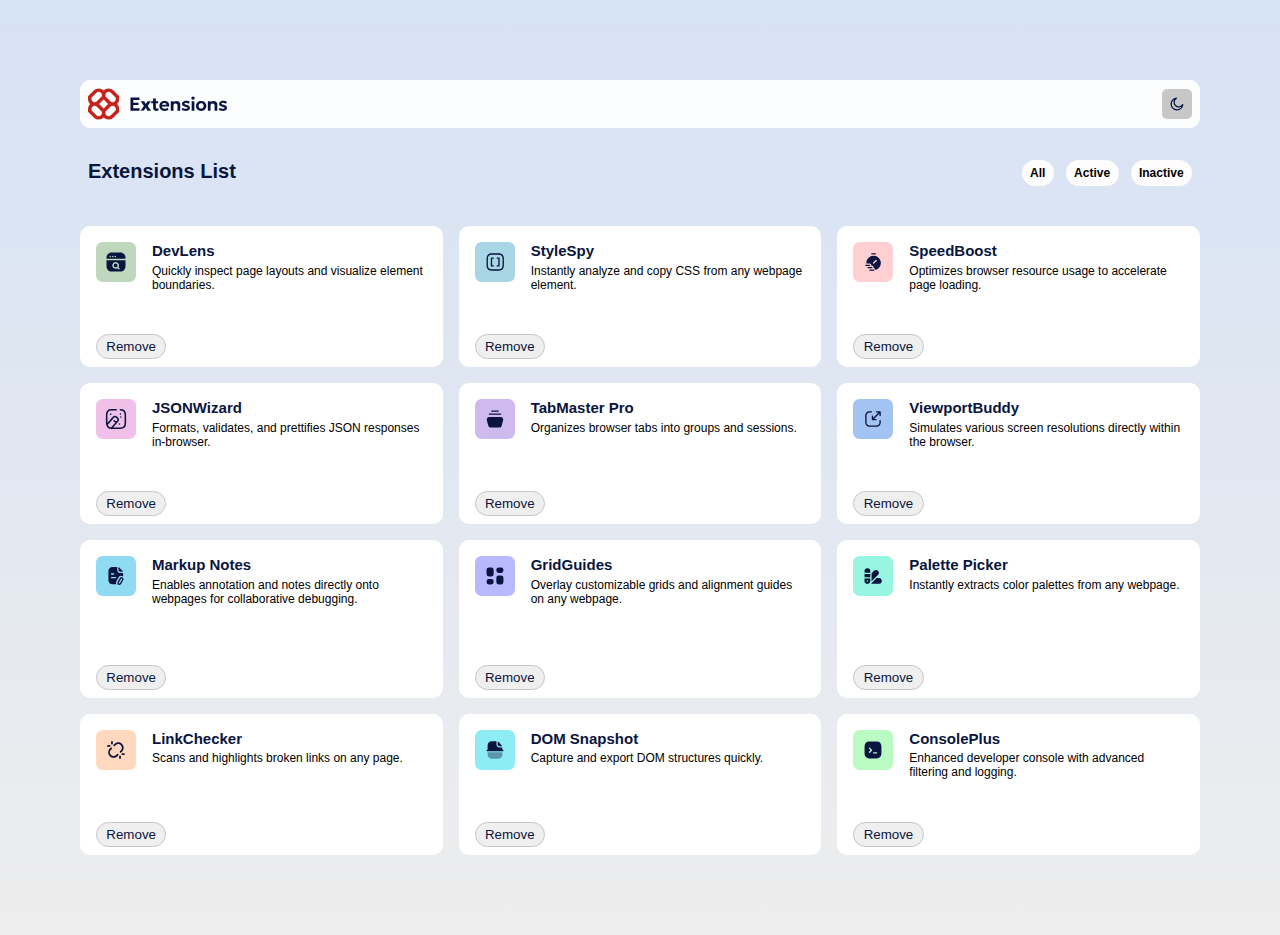
<file: index.html>
<!DOCTYPE html>
<html lang="en">
<head>
  <meta charset="UTF-8">
  <meta name="viewport" content="width=device-width, initial-scale=1.0"> <!-- displays site properly based on user's device -->

  <link rel="icon" type="image/png" sizes="32x32" href="favicon-32x32.png">
  <link rel="stylesheet" href="style.css">
  <link rel="stylesheet" href="media.css">
  <title>Frontend Mentor | Browser extensions manager UI</title>
</head>
<body>
<main>
  <!-- Extension Head -->
  <div class="extension_bar">
    <img src="logo.svg" alt="" class="extension" style="color: white;">
    <img src="icon-moon.svg" alt="" class="moon">
  </div>

  <!-- Extension Title -->
  <div class="extension_list">
    <h2>Extensions List</h2>
    <div class="btn">
      <button>All</button>
      <button>Active</button>
      <button>Inactive</button>
    </div>
  </div>

  <!-- The Extensions -->
  <div class="extensions_container">
    <div class="box1 boxes">
      <div class="cont">
        <div class="image"><img src="logo-devlens.svg" alt=""></div>
        <div class="content"><h4>DevLens</h4>
        <p> Quickly inspect page layouts and visualize element boundaries.</p></div>
      </div>
      <div class="rmb_btn">
       <button>Remove</button>
      </div>
  </div>

    <div class="box2 boxes">
       <div class="cont">
        <div class="image"><img src="logo-style-spy.svg" alt=""></div>
        <div class="content"><h4>StyleSpy</h4>
        <p>Instantly analyze and copy CSS from any webpage element.</p></div>
      </div>
      <div class="rmb_btn">
       <button>Remove</button>
      </div>
    </div>

    <div class="box3 boxes">
       <div class="cont">
        <div class="image"><img src="logo-speed-boost.svg" alt=""></div>
        <div class="content"><h4>SpeedBoost</h4>
        <p>Optimizes browser resource usage to accelerate page loading.</p></div>
      </div>
      <div class="rmb_btn">
       <button>Remove</button>
      </div>
    </div>

    <div class="box4 boxes">
       <div class="cont">
        <div class="image"><img src="logo-json-wizard.svg" alt=""></div>
        <div class="content"><h4>JSONWizard</h4>
        <p>Formats, validates, and prettifies JSON responses in-browser.</p></div>
      </div>
      <div class="rmb_btn">
       <button>Remove</button>
      </div>
    </div>

    <div class="box5 boxes">
       <div class="cont">
        <div class="image"><img src="logo-tab-master-pro.svg" alt=""></div>
        <div class="content"><h4>TabMaster Pro</h4>
        <p>Organizes browser tabs into groups and sessions.</p></div>
      </div>
      <div class="rmb_btn">
       <button>Remove</button>
      </div>
    </div>
    
    <div class="box6 boxes">
       <div class="cont">
        <div class="image"><img src="logo-viewport-buddy.svg" alt=""></div>
        <div class="content"><h4>ViewportBuddy</h4>
        <p>Simulates various screen resolutions directly within the browser.</p></div>
      </div>
      <div class="rmb_btn">
       <button>Remove</button>
      </div>
    </div>

    <div class="box7 boxes">
       <div class="cont">
        <div class="image"><img src="logo-markup-notes.svg" alt=""></div>
        <div class="content"><h4>Markup Notes</h4>
        <p>Enables annotation and notes directly onto webpages for collaborative debugging.</p></div>
      </div>
      <div class="rmb_btn">
       <button>Remove</button>
      </div>
    </div>

    <div class="box8 boxes">
       <div class="cont">
        <div class="image"><img src="logo-grid-guides.svg" alt=""></div>
        <div class="content"><h4>GridGuides</h4>
        <p>Overlay customizable grids and alignment guides on any webpage.</p></div>
      </div>
      <div class="rmb_btn">
       <button>Remove</button>
      </div>
    </div>

    <div class="box9 boxes">
       <div class="cont">
        <div class="image"><img src="logo-palette-picker.svg" alt=""></div>
        <div class="content"><h4>Palette Picker</h4>
        <p>Instantly extracts color palettes from any webpage.</p></div>
      </div>
      <div class="rmb_btn">
       <button>Remove</button>
      </div>
    </div>

    <div class="box10 boxes">
       <div class="cont">
        <div class="image"><img src="logo-link-checker.svg" alt=""></div>
        <div class="content"><h4>LinkChecker</h4>
        <p>Scans and highlights broken links on any page.</p></div>
      </div>
      <div class="rmb_btn">
       <button>Remove</button>
      </div>
    </div>

    <div class="box11 boxes">
       <div class="cont">
        <div class="image"><img src="logo-dom-snapshot.svg" alt=""></div>
        <div class="content"><h4>DOM Snapshot</h4>
        <p>Capture and export DOM structures quickly.</p></div>
      </div>
      <div class="rmb_btn">
       <button>Remove</button>
      </div>
    </div>

    <div class="box12 boxes">
       <div class="cont">
        <div class="image"><img src="logo-console-plus.svg" alt=""></div>
        <div class="content"><h4>ConsolePlus</h4>
        <p>Enhanced developer console with advanced filtering and logging.</p></div>
      </div>
      <div class="rmb_btn">
       <button>Remove</button>
      </div>
    </div>
    
  </div>
</main>
</body>
</html>
</file>
<file: style.css>
*{
  margin: 0;
  padding: 0;
  box-sizing: border-box;
}

body{
  width: 100%;
  padding: 5em 15% 5em 15%;
  background-image: linear-gradient(hsl(217, 61%, 90%),hsl(0, 0%, 93%));
}

.extension_bar{
  background-color: hsl(200, 60%, 99%);
  display: flex;
  justify-content: space-between;
  align-items: center;
  padding: 0.5em;
  border-radius: 10px;
  width: 100%;
}

.moon{
  background-color: hsl(0, 0%, 78%);
  padding: 0.5em;
  border-radius: 5px;
  width: 30px;
  cursor: pointer;
}
.moon:hover{
  background-color: hsl(217, 61%, 90%);
}

.extension{
  width: 140px;
}

.extension_list{
  display: flex;
  justify-content: space-between;
  padding: 0.5em;
  margin-top: 1.5em;
  margin-bottom: 2em;
}

.extension_list h2{
  color: hsl(227, 75%, 14%);
  font-family: 'Trebuchet MS', 'Lucida Sans Unicode', 'Lucida Grande', 'Lucida Sans', Arial, sans-serif;
}
.btn{
  display: flex;
  justify-content: end;
  align-items: center;
  width: 50%;
}

.btn button{
  margin-left: 1em;
  padding: 0.5em 0.7em 0.5em 0.7em;
  border-radius: 20px;
  border: none;
  outline: none;
  font-weight: 700;
  background-color: rgba(255, 253, 253, 0.966);
  cursor: pointer;
}

.btn button:hover{
background-color: hsl(3, 86%, 64%);
}

.btn button:focus{
  background-color: hsl(3, 77%, 44%);
  color: white;
}

.extensions_container{
  display: grid;
  grid-template-columns: 1fr 1fr 1fr;
  gap: 1em;
}

.boxes{
  background-color: white;
  border-radius: 10px;
  padding: 0.5em;
  display: flex;
  flex-direction: column;
  justify-content: space-between;
}

.cont{
  display: flex;
  gap: 1em;
  margin: 0.5em;
}

.image img{
  width: 40px;
}

.content h4{
  font-family: 'Trebuchet MS', 'Lucida Sans Unicode', 'Lucida Grande', 'Lucida Sans', Arial, sans-serif;
  font-size: 17px;
  margin-bottom: 0.4em;
  color: hsl(227, 75%, 14%);
}

.content p{
  font-family: Arial, Helvetica, sans-serif;
  font-size: 13px;
}

.rmb_btn{
  display: flex;
  margin: 0.5em;
}

.rmb_btn button{
  padding: 0.3em 0.7em 0.3em 0.7em;
  border-radius: 20px;
  color: hsl(227, 75%, 14%);
  font-weight: 500;
  border: 1px solid hsl(0, 0%, 78%);
  outline: none;
  cursor: pointer;
  margin-top: 3em;
}

.rmb_btn button:hover{
  background-color: hsl(227, 75%, 14%);
  border: none;
  color: white;
}

.box8 .rmb_btn, .box9 .rmb_btn{
  margin-top: 1.5em;
}
</file>
<file: media.css>
@media screen and (max-width:487px) {
  body{
  padding: 1em;
}

  .extension_bar{
  background-color: hsl(200, 60%, 99%);
  justify-content: space-between;
  width: 100%;
}

.extension_list{
  justify-content: space-between;
}

.extension{
  width: 110px;
}

.moon{
  width: 25px;
}

.extension_list h2{
  font-size: 16px;
}

.btn{
  justify-content: end;
}

.btn button{
  font-size: 11px;
}

.extensions_container{
  display: grid;
  grid-template-columns: 1fr;
  gap: 1em;
}

image img{
  width: 35px;
}

.content h4{
  font-family: 'Trebuchet MS', 'Lucida Sans Unicode', 'Lucida Grande', 'Lucida Sans', Arial, sans-serif;
  font-size: 15px;
  margin-bottom: 0.3em;
  color: hsl(227, 75%, 14%);
}

.content p{
  font-family: Arial, Helvetica, sans-serif;
  font-size: 11px;
}

.rmb_btn button{
  margin-top: 2em;
}
}

/* MEdium screen size */
@media screen and (min-width:487px) {
  body{
  padding: 5em;
}

.extension{
  width: 130px;
}

.moon{
  width: 28px;
}

.extension_list h2{
  font-size: 18px;
}

.btn{
  justify-content: end;
}

.btn button{
  font-size: 12px;
}

.extensions_container{
  grid-template-columns: 1fr 1fr;
}

image img{
  width: 35px;
}

.content h4{
  font-family: 'Trebuchet MS', 'Lucida Sans Unicode', 'Lucida Grande', 'Lucida Sans', Arial, sans-serif;
  font-size: 15px;
  margin-bottom: 0.3em;
  color: hsl(227, 75%, 14%);
}

.content p{
  font-family: Arial, Helvetica, sans-serif;
  font-size: 12px;
}

.rmb_btn{
  justify-content: start;
  align-items: end;
  margin-bottom: 0;
}

.rmb_btn button{
  margin-top: 2em;
}
}

@media screen and (min-width:988px){
  .extensions_container{
  grid-template-columns: 1fr 1fr 1fr;
}


.extension{
  width: 140px;
}

.moon{
  width: 30px;
}

.extension_list h2{
  font-size: 20px;
}
}
</file>
